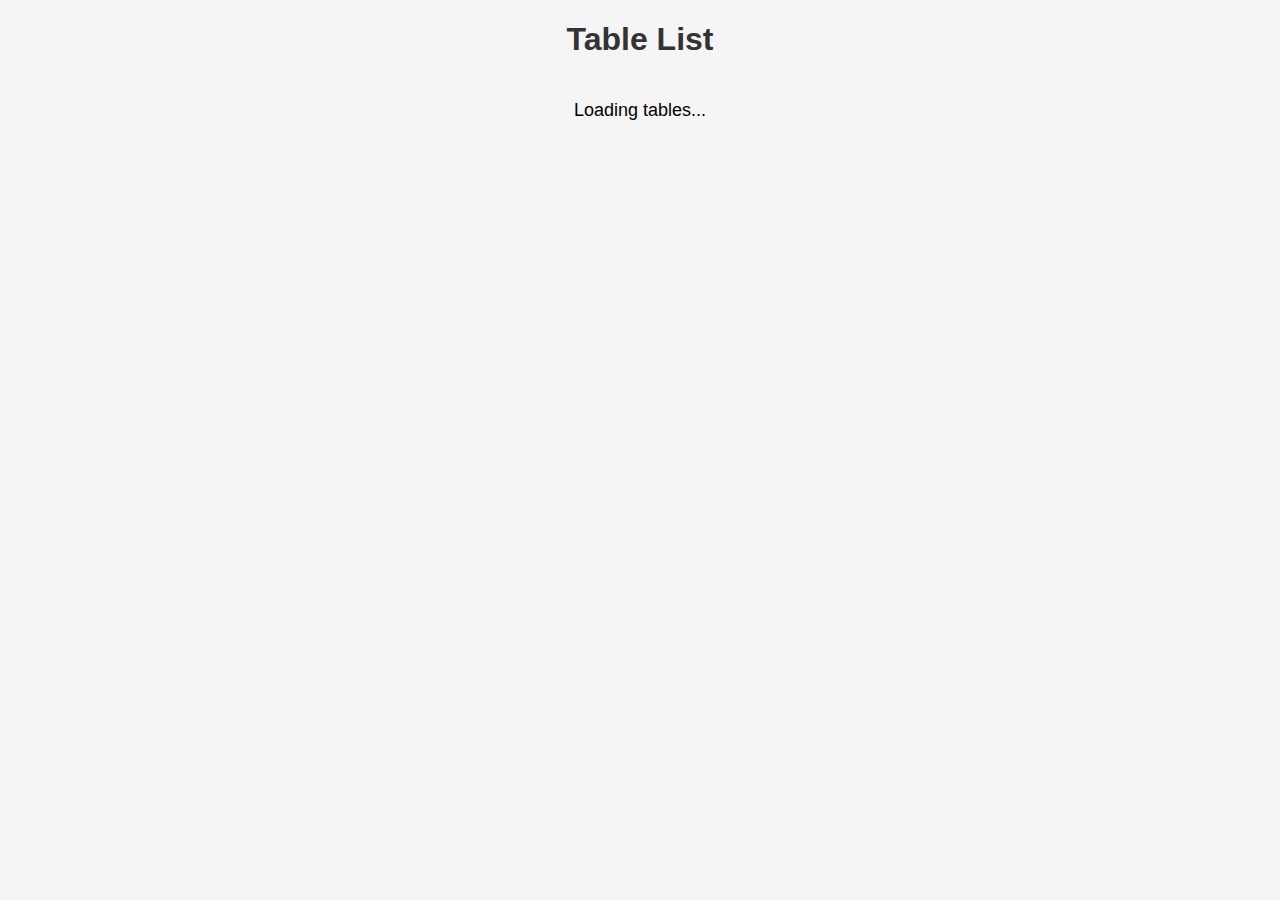
<file: widget/getTables/index.html>
<!DOCTYPE html>
<html lang="en">
<head>
    <meta charset="UTF-8">
    <meta name="viewport" content="width=device-width, initial-scale=1.0">
    <title>Get Tables Widget</title>
    <style>
        body {
            font-family: Arial, sans-serif;
            margin: 20px;
            background-color: #f5f5f5;
        }
        
        h1 {
            color: #333;
            text-align: center;
        }
        
        table {
            width: 100%;
            border-collapse: collapse;
            margin-top: 20px;
            background-color: white;
            box-shadow: 0 2px 4px rgba(0,0,0,0.1);
        }
        
        th, td {
            padding: 12px;
            text-align: left;
            border-bottom: 1px solid #ddd;
        }
        
        th {
            background-color: #4CAF50;
            color: white;
        }
        
        tr:hover {
            background-color: #f5f5f5;
        }
        
        .loading {
            text-align: center;
            padding: 20px;
            font-size: 18px;
        }
        
        .error {
            color: red;
            text-align: center;
            padding: 20px;
        }
    </style>
</head>
<body>
    <h1>Table List</h1>
    <div id="loading" class="loading">Loading tables...</div>
    <div id="error" class="error" style="display: none;"></div>
    <table id="tablesTable" style="display: none;">
        <thead>
            <tr>
                <th>ID</th>
                <th>Name</th>
                <th>Primary View ID</th>
            </tr>
        </thead>
        <tbody id="tablesBody">
        </tbody>
    </table>

    <!-- Load Grist widget API -->
    <script src="https://docs.getgrist.com/grist-plugin-api.js"></script>
    
    <script>
        // Wait for Grist API to be ready
        window.addEventListener('load', async () => {
            try {
                // Wait for grist object to be available
                await new Promise((resolve) => {
                    const checkGrist = () => {
                        if (window.grist) {
                            // Initialize the widget
                            grist.ready();
                            resolve();
                        } else {
                            setTimeout(checkGrist, 100);
                        }
                    };
                    checkGrist();
                });

                // Get table list from Grist
                const tables = await grist.docApi.fetchTable('_grist_Tables');

                // Hide loading message
                document.getElementById('loading').style.display = 'none';

                // Get the table body element
                const tableBody = document.getElementById('tablesBody');

                // Check if we have data
                if (tables && tables.id && Array.isArray(tables.id)) {
                    // Populate the table with data
                    for (let i = 0; i < tables.id.length; i++) {
                        const id = tables.id[i];
                        const name = tables.tableId[i] || 'N/A';
                        const primaryViewId = tables.primaryViewId[i] || 'N/A';

                        const row = document.createElement('tr');

                        const idCell = document.createElement('td');
                        idCell.textContent = id;
                        row.appendChild(idCell);

                        const nameCell = document.createElement('td');
                        nameCell.textContent = name;
                        row.appendChild(nameCell);

                        const primaryViewIdCell = document.createElement('td');
                        primaryViewIdCell.textContent = primaryViewId;
                        row.appendChild(primaryViewIdCell);

                        tableBody.appendChild(row);
                    }
                } else {
                    // Handle case where no tables are found
                    const row = document.createElement('tr');
                    const cell = document.createElement('td');
                    cell.setAttribute('colspan', '3');
                    cell.textContent = 'No tables found';
                    cell.style.textAlign = 'center';
                    row.appendChild(cell);
                    tableBody.appendChild(row);
                }

                // Show the table
                document.getElementById('tablesTable').style.display = 'table';

            } catch (error) {
                console.error('Error fetching tables:', error);
                document.getElementById('loading').style.display = 'none';
                const errorDiv = document.getElementById('error');
                errorDiv.style.display = 'block';
                errorDiv.textContent = `Error loading tables: ${error.message}`;
            }
        });
    </script>
</body>
</html>
</file>
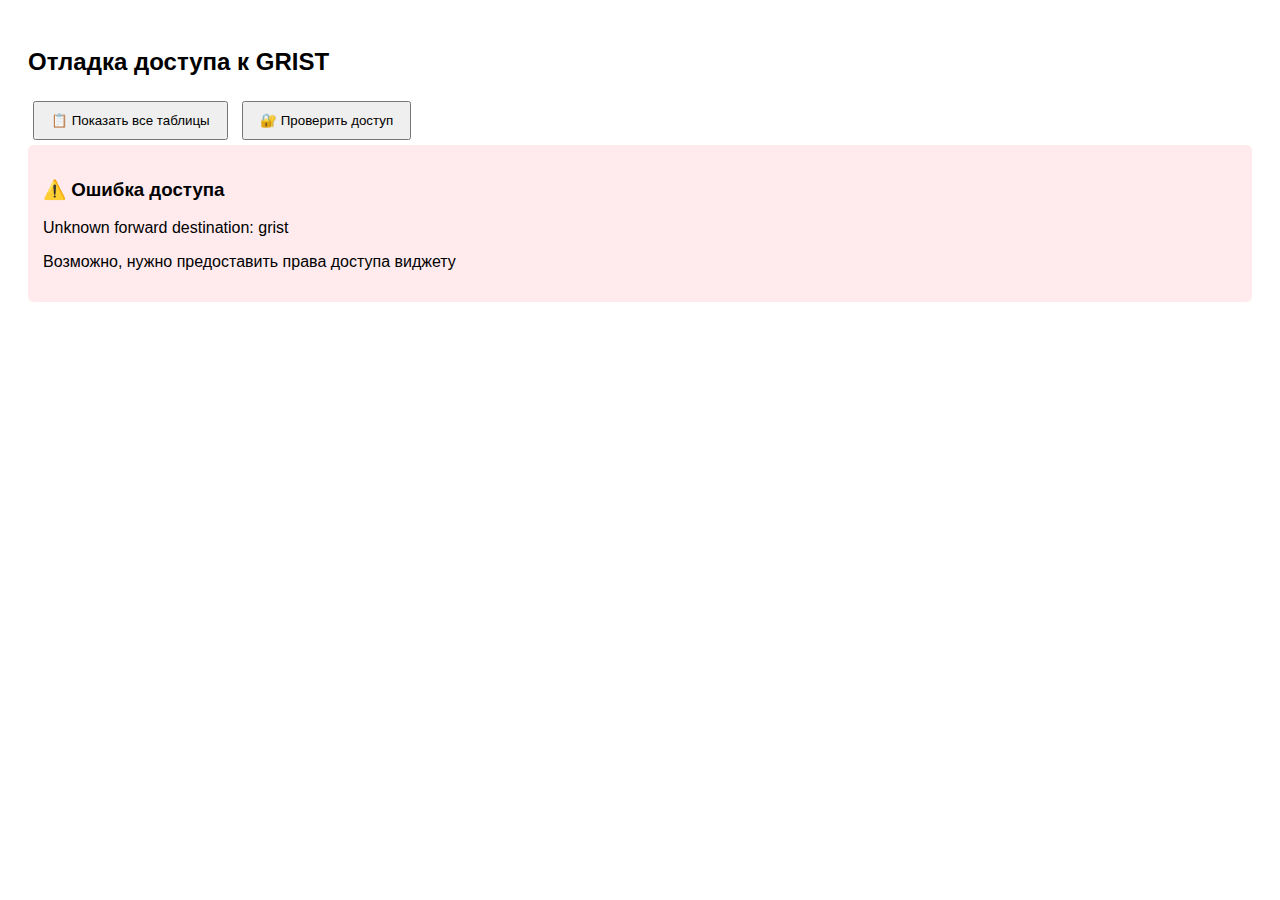
<file: widget/show/index.html>
<!DOCTYPE html>
<html>
<head>
  <meta charset="utf-8">
  <title>GRIST Debug</title>
  <script src="./grist-plugin-api.js"></script>
  <style>
    body { font-family: sans-serif; padding: 20px; }
    button { padding: 10px 16px; margin: 5px; cursor: pointer; }
    pre { background: #f5f5f5; padding: 10px; overflow: auto; }
  </style>
</head>
<body>

<h2>Отладка доступа к GRIST</h2>
<button id="listTablesBtn">📋 Показать все таблицы</button>
<button id="checkAccessBtn">🔐 Проверить доступ</button>
<div id="output"></div>

<script>
  const output = document.getElementById("output");
  
  // Инициализируем Grist
  grist.ready({
    requiredAccess: 'full' // Запрашиваем полный доступ
  });

  // 1. Кнопка для показа всех таблиц
  document.getElementById("listTablesBtn").addEventListener("click", async () => {
    try {
      output.innerHTML = "<h3>Загружаю список таблиц...</h3>";
      
      // Получаем список всех таблиц в документе
      const tables = await grist.docApi.listTables();
      
      output.innerHTML = `
        <h3>Найдено таблиц: ${tables.length}</h3>
        <pre>${JSON.stringify(tables, null, 2)}</pre>
        
        <h4>Имена таблиц:</h4>
        <ul>
          ${tables.map(table => `<li><strong>${table.id}</strong> (${table.fields?.length || 0} полей)</li>`).join('')}
        </ul>
      `;
      
    } catch (error) {
      output.innerHTML = `<div style="color: red;">
        <h3>❌ Ошибка:</h3>
        <pre>${error.message}</pre>
      </div>`;
    }
  });

  // 2. Кнопка для проверки доступа к конкретным таблицам
  document.getElementById("checkAccessBtn").addEventListener("click", async () => {
    try {
      output.innerHTML = "<h3>Проверяю доступ к таблицам...</h3>";
      
      // Попробуем получить разные таблицы
      const testTables = ['TableA', 'TableB', 'Table1', 'Table2', 'Data', 'Sheet1'];
      const results = [];
      
      for (const tableName of testTables) {
        try {
          const table = await grist.docApi.fetchTable(tableName);
          results.push({
            name: tableName,
            exists: !!table,
            fields: table ? Object.keys(table.fields || {}) : [],
            rowCount: table?.id?.length || 0
          });
        } catch (err) {
          results.push({
            name: tableName,
            exists: false,
            error: err.message
          });
        }
      }
      
      output.innerHTML = `
        <h3>Результаты проверки:</h3>
        <table border="1" cellpadding="8" style="border-collapse: collapse;">
          <tr style="background: #eee;">
            <th>Имя таблицы</th>
            <th>Существует</th>
            <th>Кол-во строк</th>
            <th>Поля (столбцы)</th>
            <th>Ошибка</th>
          </tr>
          ${results.map(r => `
            <tr>
              <td><strong>${r.name}</strong></td>
              <td>${r.exists ? '✅ Да' : '❌ Нет'}</td>
              <td>${r.rowCount || '-'}</td>
              <td>${r.fields?.join(', ') || '-'}</td>
              <td>${r.error || '-'}</td>
            </tr>
          `).join('')}
        </table>
      `;
      
    } catch (error) {
      output.innerHTML = `<div style="color: red;">
        <h3>❌ Ошибка проверки:</h3>
        <pre>${error.message}</pre>
      </div>`;
    }
  });

  // 3. Автоматически показываем доступные таблицы при загрузке
  window.addEventListener('load', async () => {
    try {
      const tables = await grist.docApi.listTables();
      output.innerHTML = `
        <div style="background: #e8f5e9; padding: 15px; border-radius: 5px;">
          <h3>👋 Виджет загружен!</h3>
          <p>Доступно таблиц: <strong>${tables.length}</strong></p>
          <p>Нажмите кнопку выше, чтобы увидеть детали</p>
        </div>
      `;
    } catch (error) {
      output.innerHTML = `
        <div style="background: #ffebee; padding: 15px; border-radius: 5px;">
          <h3>⚠️ Ошибка доступа</h3>
          <p>${error.message}</p>
          <p>Возможно, нужно предоставить права доступа виджету</p>
        </div>
      `;
    }
  });
</script>

</body>
</html>
</file>
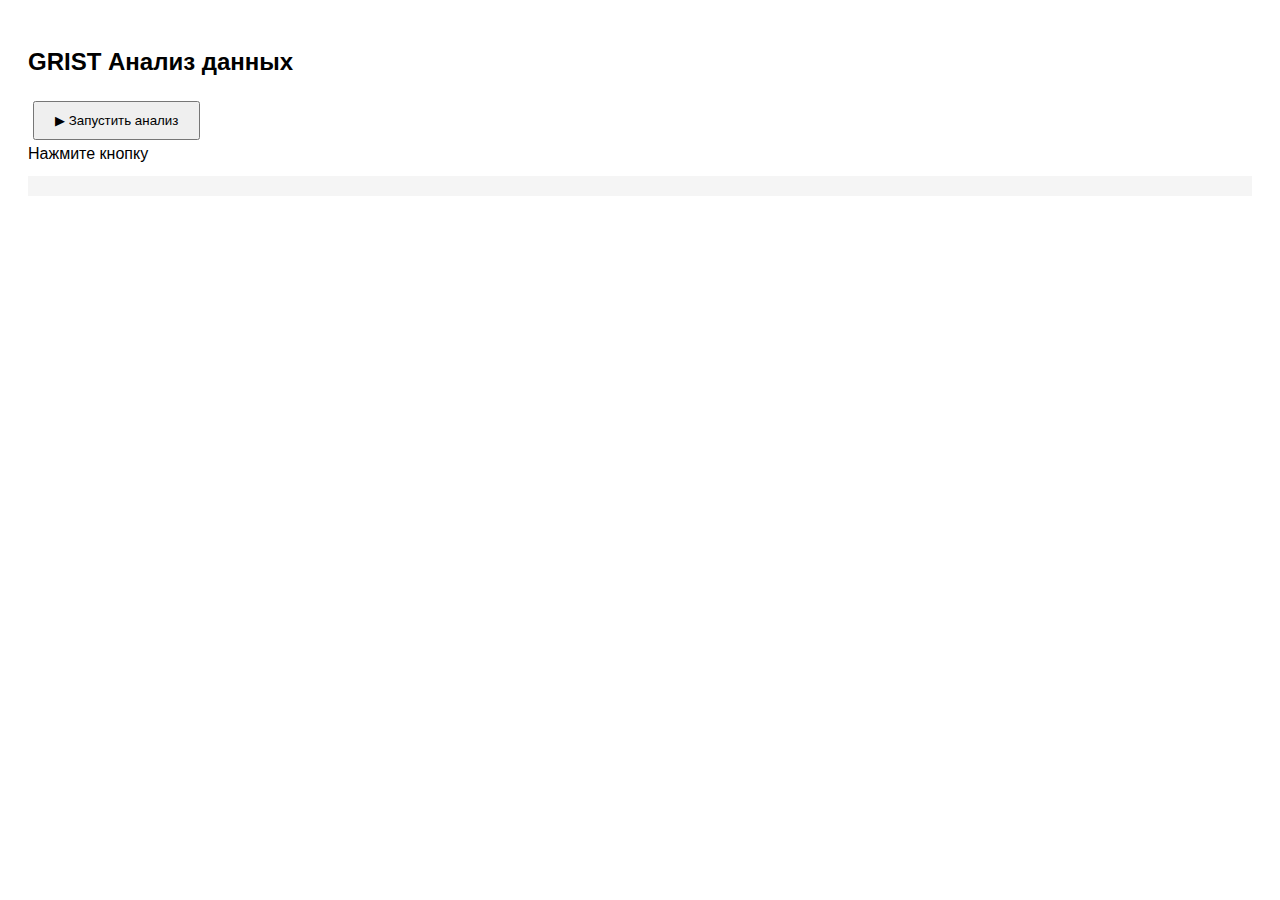
<file: widget/test/index.html>
<!DOCTYPE html>
<html>
<head>
  <meta charset="utf-8">
  <title>GRIST Анализ</title>
  <script src="./grist-plugin-api.js"></script>
  <style>
    body { font-family: sans-serif; padding: 20px; }
    button { padding: 10px 20px; margin: 5px; cursor: pointer; }
    pre { background: #f5f5f5; padding: 10px; }
    .success { color: green; }
    .error { color: red; }
  </style>
</head>
<body>

<h2>GRIST Анализ данных</h2>
<button id="runBtn">▶ Запустить анализ</button>
<div id="status">Нажмите кнопку</div>
<pre id="debugOutput"></pre>

<script>
  grist.ready({
    requiredAccess: 'full'
  });

  const status = document.getElementById("status");
  const debugOutput = document.getElementById("debugOutput");
  const runBtn = document.getElementById("runBtn");

  runBtn.addEventListener("click", async () => {
    try {
      status.textContent = "Чтение данных...";
      status.className = "";
      debugOutput.textContent = "";
      
      // Получаем данные
      const tableA = await grist.docApi.fetchTable("TableA");
      const tableB = await grist.docApi.fetchTable("TableB");
      
      // ДЕБАГ информация
      debugOutput.textContent = "=== ДАННЫЕ ИЗ GRIST ===\n\n";
      debugOutput.textContent += "TableA:\n" + JSON.stringify(tableA, null, 2) + "\n\n";
      debugOutput.textContent += "TableB:\n" + JSON.stringify(tableB, null, 2) + "\n\n";
      
      if (!tableA) {
        throw new Error("TableA не загружена");
      }
      if (!tableB) {
        throw new Error("TableB не загружена");
      }
      
      // Проверяем структуру (у вас НЕТ вложенного fields!)
      debugOutput.textContent += "=== АНАЛИЗ СТРУКТУРЫ ===\n\n";
      
      // Ваши данные напрямую содержат массивы!
      // Ключи таблицы (кроме служебных):
      const tableAKeys = Object.keys(tableA).filter(key => 
        key !== 'id' && key !== 'manualSort'
      );
      const tableBKeys = Object.keys(tableB).filter(key => 
        key !== 'id' && key !== 'manualSort'
      );
      
      debugOutput.textContent += `Поля TableA: ${tableAKeys.join(', ')}\n`;
      debugOutput.textContent += `Поля TableB: ${tableBKeys.join(', ')}\n\n`;
      
      // Суммируем TableA
      let sumA = 0;
      if (tableA.Amount && Array.isArray(tableA.Amount)) {
        sumA = tableA.Amount.reduce((total, value) => {
          const num = Number(value);
          return total + (isNaN(num) ? 0 : num);
        }, 0);
        debugOutput.textContent += `TableA.Amount: ${tableA.Amount.join(', ')} = ${sumA}\n`;
      } else {
        // Ищем другое числовое поле
        for (const key of tableAKeys) {
          if (tableA[key] && Array.isArray(tableA[key])) {
            const firstVal = tableA[key][0];
            if (!isNaN(Number(firstVal)) && firstVal !== null) {
              sumA = tableA[key].reduce((total, value) => {
                const num = Number(value);
                return total + (isNaN(num) ? 0 : num);
              }, 0);
              debugOutput.textContent += `TableA.${key}: ${tableA[key].join(', ')} = ${sumA}\n`;
              break;
            }
          }
        }
      }
      
      // Суммируем TableB
      let sumB = 0;
      if (tableB.Amount && Array.isArray(tableB.Amount)) {
        sumB = tableB.Amount.reduce((total, value) => {
          const num = Number(value);
          return total + (isNaN(num) ? 0 : num);
        }, 0);
        debugOutput.textContent += `TableB.Amount: ${tableB.Amount.join(', ')} = ${sumB}\n`;
      } else {
        for (const key of tableBKeys) {
          if (tableB[key] && Array.isArray(tableB[key])) {
            const firstVal = tableB[key][0];
            if (!isNaN(Number(firstVal)) && firstVal !== null) {
              sumB = tableB[key].reduce((total, value) => {
                const num = Number(value);
                return total + (isNaN(num) ? 0 : num);
              }, 0);
              debugOutput.textContent += `TableB.${key}: ${tableB[key].join(', ')} = ${sumB}\n`;
              break;
            }
          }
        }
      }
      
      debugOutput.textContent += `\n=== РЕЗУЛЬТАТЫ ===\n`;
      debugOutput.textContent += `Сумма TableA: ${sumA}\n`;
      debugOutput.textContent += `Сумма TableB: ${sumB}\n`;
      debugOutput.textContent += `Общая сумма: ${sumA + sumB}\n`;
      
      status.textContent = "Запись в таблицу Result...";
      
      // Создаем запись в Result
      await grist.docApi.applyUserActions([
        ["AddRecord", "Result", null, {
          SumA: sumA,
          SumB: sumB,
          Total: sumA + sumB,
          Created: new Date().toISOString()
        }]
      ]);
      
      status.textContent = `✅ Готово! SumA: ${sumA}, SumB: ${sumB}, Total: ${sumA + sumB}`;
      status.className = "success";
      
    } catch (error) {
      console.error("Ошибка:", error);
      status.textContent = `❌ Ошибка: ${error.message}`;
      status.className = "error";
      debugOutput.textContent += `\n\n=== ОШИБКА ===\n${error.message}\n\n`;
      
      // Добавляем дополнительную отладку
      if (error.message.includes('fields')) {
        debugOutput.textContent += "ПОДСКАЗКА: В ваших данных нет объекта 'fields'!\n";
        debugOutput.textContent += "Данные напрямую содержат массивы на верхнем уровне.\n";
        debugOutput.textContent += "Используйте table.Amount вместо table.fields.Amount\n";
      }
    }
  });
</script>

</body>
</html>
</file>
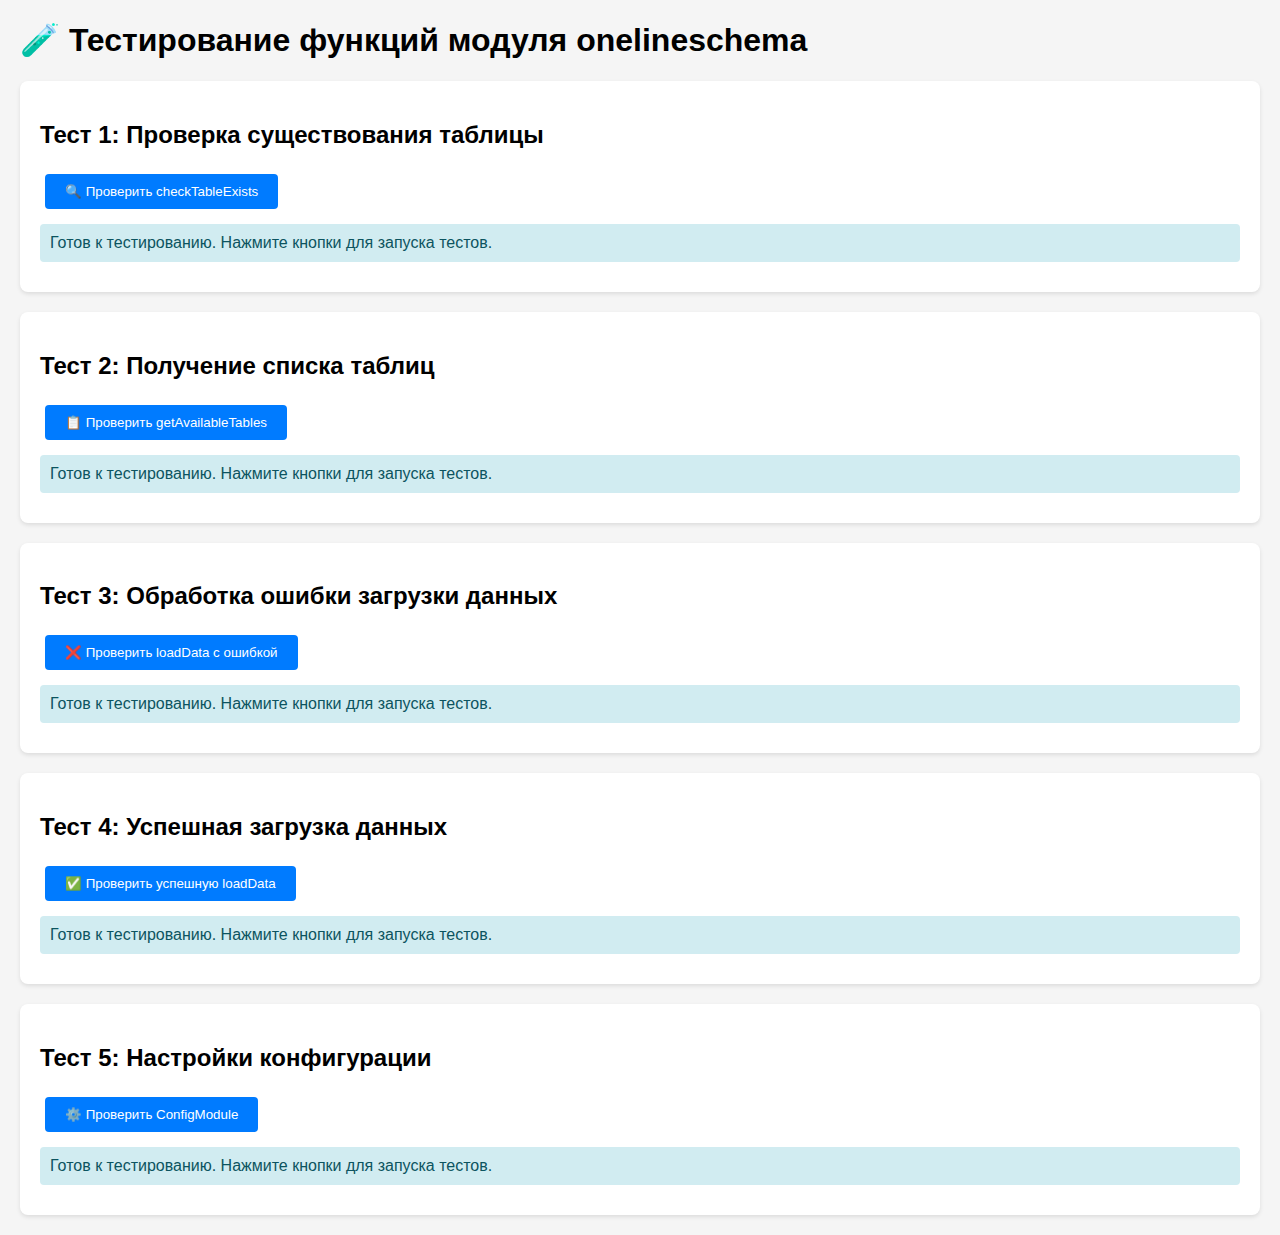
<file: test-functions.html>
<!DOCTYPE html>
<html lang="ru">
<head>
    <meta charset="UTF-8">
    <meta name="viewport" content="width=device-width, initial-scale=1.0">
    <title>Тест функций onelineschema</title>
    <style>
        body {
            font-family: Arial, sans-serif;
            margin: 20px;
            background-color: #f5f5f5;
        }
        
        .test-container {
            background: white;
            padding: 20px;
            border-radius: 8px;
            box-shadow: 0 2px 4px rgba(0,0,0,0.1);
            margin-bottom: 20px;
        }
        
        .status {
            padding: 10px;
            border-radius: 4px;
            margin: 10px 0;
        }
        
        .success { background: #d4edda; color: #155724; }
        .error { background: #f8d7da; color: #721c24; }
        .info { background: #d1ecf1; color: #0c5460; }
        .warning { background: #fff3cd; color: #856404; }
        
        button {
            background: #007bff;
            color: white;
            border: none;
            padding: 10px 20px;
            border-radius: 4px;
            cursor: pointer;
            margin: 5px;
        }
        
        button:hover {
            background: #0056b3;
        }
        
        pre {
            background: #f8f9fa;
            padding: 15px;
            border-radius: 4px;
            overflow-x: auto;
        }
        
        .test-result {
            margin: 10px 0;
            padding: 10px;
            border-left: 4px solid #007bff;
            background: #f8f9fa;
        }
    </style>
</head>
<body>
    <h1>🧪 Тестирование функций модуля onelineschema</h1>
    
    <div class="test-container">
        <h2>Тест 1: Проверка существования таблицы</h2>
        <button id="testCheckExists">🔍 Проверить checkTableExists</button>
        <div id="test1-result"></div>
    </div>

    <div class="test-container">
        <h2>Тест 2: Получение списка таблиц</h2>
        <button id="testGetTables">📋 Проверить getAvailableTables</button>
        <div id="test2-result"></div>
    </div>

    <div class="test-container">
        <h2>Тест 3: Обработка ошибки загрузки данных</h2>
        <button id="testLoadError">❌ Проверить loadData с ошибкой</button>
        <div id="test3-result"></div>
    </div>

    <div class="test-container">
        <h2>Тест 4: Успешная загрузка данных</h2>
        <button id="testLoadSuccess">✅ Проверить успешную loadData</button>
        <div id="test4-result"></div>
    </div>

    <div class="test-container">
        <h2>Тест 5: Настройки конфигурации</h2>
        <button id="testConfig">⚙️ Проверить ConfigModule</button>
        <div id="test5-result"></div>
    </div>

    <!-- Загрузка модулей для тестирования -->
    <script src="widget/onelineschema/js/config.js"></script>
    <script src="widget/onelineschema/js/data.js"></script>
    
    <script>
        // Мок для grist API
        window.grist = {
            docApi: {
                fetchTable: async function(tableName) {
                    if (tableName === 'nonexistent') {
                        throw new Error('KeyError: \'schema\'');
                    }
                    if (tableName === 'test_table') {
                        return {
                            id: [1, 2],
                            feeder_name: ['F1', 'F2'],
                            feeder_row: [1, 1],
                            feeder_col: [1, 1],
                            type: ['АВ', 'АВДТ'],
                            brand: ['Schneider', 'ABB']
                        };
                    }
                    throw new Error(`Unknown table: ${tableName}`);
                },
                listTables: async function() {
                    return [
                        { id: 'Table1', name: 'Table1' },
                        { id: 'test_table', name: 'Test Table' },
                        { id: 'Data', name: 'Data' }
                    ];
                }
            }
        };

        // Вспомогательные функции
        function showResult(containerId, message, type = 'info') {
            const container = document.getElementById(containerId);
            container.innerHTML = `<div class="status ${type}">${message}</div>`;
        }

        function showDetailedResult(containerId, title, result, type = 'info') {
            const container = document.getElementById(containerId);
            container.innerHTML = `
                <div class="test-result">
                    <h4>${title}</h4>
                    <div class="status ${type}">${result}</div>
                </div>
            `;
        }

        // Тест 1: checkTableExists
        async function testCheckExists() {
            const container = 'test1-result';
            showResult(container, '🔄 Тестирование checkTableExists...', 'info');
            
            try {
                // Тест с несуществующей таблицей
                const exists1 = await DataModule.checkTableExists('nonexistent');
                showDetailedResult(container, 'Несуществующая таблица:', 
                    `nonexistent существует: ${exists1} (ожидается: false)`, exists1 ? 'error' : 'success');
                
                // Тест с существующей таблицей
                const exists2 = await DataModule.checkTableExists('test_table');
                showDetailedResult(container, 'Существующая таблица:', 
                    `test_table существует: ${exists2} (ожидается: true)`, exists2 ? 'success' : 'error');
                
            } catch (error) {
                showDetailedResult(container, 'Ошибка теста:', error.message, 'error');
            }
        }

        // Тест 2: getAvailableTables
        async function testGetTables() {
            const container = 'test2-result';
            showResult(container, '🔄 Тестирование getAvailableTables...', 'info');
            
            try {
                const tables = await DataModule.getAvailableTables();
                const expectedTables = ['Table1', 'test_table', 'Data'];
                const isCorrect = JSON.stringify(tables.sort()) === JSON.stringify(expectedTables.sort());
                
                showDetailedResult(container, 'Полученные таблицы:', 
                    `Найдено ${tables.length} таблиц: ${tables.join(', ')}`, isCorrect ? 'success' : 'warning');
                
                if (!isCorrect) {
                    showDetailedResult(container, 'Ожидаемые таблицы:', 
                        `Ожидалось: ${expectedTables.join(', ')}`, 'warning');
                }
                
            } catch (error) {
                showDetailedResult(container, 'Ошибка теста:', error.message, 'error');
            }
        }

        // Тест 3: loadData с ошибкой
        async function testLoadError() {
            const container = 'test3-result';
            showResult(container, '🔄 Тестирование loadData с ошибкой...', 'info');
            
            try {
                await DataModule.loadData('nonexistent');
                showDetailedResult(container, 'Неожиданный результат:', 
                    'Ожидалась ошибка, но функция выполнена успешно', 'error');
            } catch (error) {
                const isErrorExpected = error.message.includes('не найдена') || error.message.includes('nonexistent');
                showDetailedResult(container, 'Перехвачена ошибка:', 
                    `Тип: ${error.name}, Сообщение: ${error.message}`, isErrorExpected ? 'success' : 'error');
            }
        }

        // Тест 4: успешная loadData
        async function testLoadSuccess() {
            const container = 'test4-result';
            showResult(container, '🔄 Тестирование успешной loadData...', 'info');
            
            try {
                const data = await DataModule.loadData('test_table');
                const hasData = data && typeof data === 'object' && Object.keys(data).length > 0;
                
                showDetailedResult(container, 'Данные загружены:', 
                    `Получены данные: ${JSON.stringify(data, null, 2)}`, hasData ? 'success' : 'error');
                
                // Проверка структуры данных
                const hasFeederGroups = data && Object.keys(data).some(key => key.includes('F'));
                showDetailedResult(container, 'Структура данных:', 
                    `Группы feeder: ${hasFeederGroups ? 'корректны' : 'отсутствуют'}`, hasFeederGroups ? 'success' : 'warning');
                
            } catch (error) {
                showDetailedResult(container, 'Неожиданная ошибка:', error.message, 'error');
            }
        }

        // Тест 5: ConfigModule
        function testConfig() {
            const container = 'test5-result';
            showResult(container, '🔄 Тестирование ConfigModule...', 'info');
            
            try {
                // Тест получения конфигурации по умолчанию
                const defaultConfig = ConfigModule.getConfig();
                const hasTableField = defaultConfig.hasOwnProperty('table');
                const defaultTable = defaultConfig.table;
                
                showDetailedResult(container, 'Конфигурация по умолчанию:', 
                    `Поле table: ${hasTableField}, значение: ${defaultTable}`, 
                    hasTableField && defaultTable === 'schema' ? 'success' : 'error');
                
                // Тест изменения конфигурации
                ConfigModule.setConfigValue('table', 'test_table');
                const updatedConfig = ConfigModule.getConfig();
                const isUpdated = updatedConfig.table === 'test_table';
                
                showDetailedResult(container, 'Изменение конфигурации:', 
                    `Таблица изменена на 'test_table': ${isUpdated}`, isUpdated ? 'success' : 'error');
                
                // Восстановление значения по умолчанию
                ConfigModule.setConfigValue('table', 'schema');
                
            } catch (error) {
                showDetailedResult(container, 'Ошибка теста:', error.message, 'error');
            }
        }

        // Назначение обработчиков событий
        document.getElementById('testCheckExists').addEventListener('click', testCheckExists);
        document.getElementById('testGetTables').addEventListener('click', testGetTables);
        document.getElementById('testLoadError').addEventListener('click', testLoadError);
        document.getElementById('testLoadSuccess').addEventListener('click', testLoadSuccess);
        document.getElementById('testConfig').addEventListener('click', testConfig);

        // Инициализация при загрузке
        window.addEventListener('load', () => {
            showResult('test1-result', 'Готов к тестированию. Нажмите кнопки для запуска тестов.', 'info');
            showResult('test2-result', 'Готов к тестированию. Нажмите кнопки для запуска тестов.', 'info');
            showResult('test3-result', 'Готов к тестированию. Нажмите кнопки для запуска тестов.', 'info');
            showResult('test4-result', 'Готов к тестированию. Нажмите кнопки для запуска тестов.', 'info');
            showResult('test5-result', 'Готов к тестированию. Нажмите кнопки для запуска тестов.', 'info');
        });
    </script>
</body>
</html>
</file>
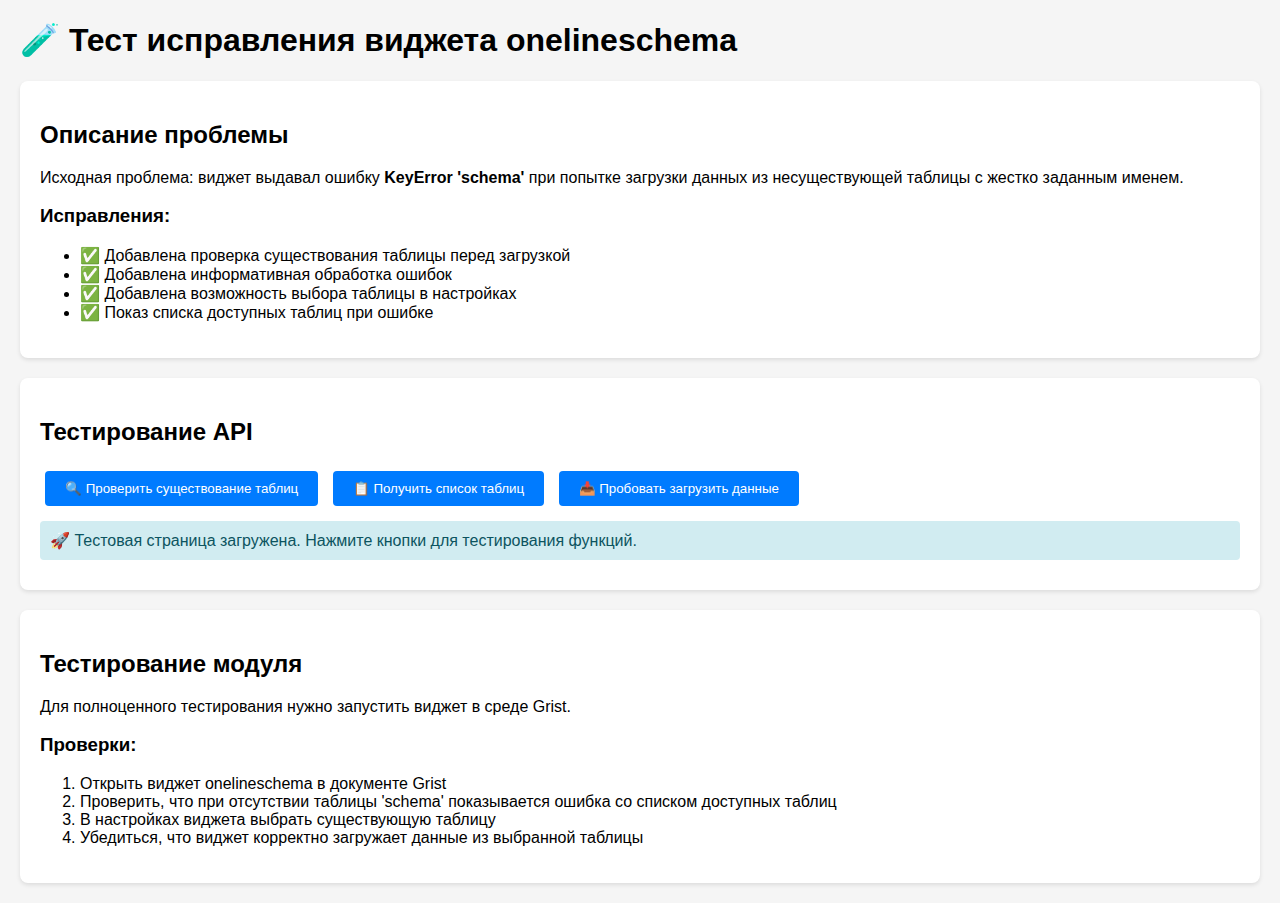
<file: test-onelineschema-fix.html>
<!DOCTYPE html>
<html lang="ru">
<head>
    <meta charset="UTF-8">
    <meta name="viewport" content="width=device-width, initial-scale=1.0">
    <title>Тест исправления onelineschema</title>
    <style>
        body {
            font-family: Arial, sans-serif;
            margin: 20px;
            background-color: #f5f5f5;
        }
        
        .test-container {
            background: white;
            padding: 20px;
            border-radius: 8px;
            box-shadow: 0 2px 4px rgba(0,0,0,0.1);
            margin-bottom: 20px;
        }
        
        .status {
            padding: 10px;
            border-radius: 4px;
            margin: 10px 0;
        }
        
        .success { background: #d4edda; color: #155724; }
        .error { background: #f8d7da; color: #721c24; }
        .info { background: #d1ecf1; color: #0c5460; }
        
        button {
            background: #007bff;
            color: white;
            border: none;
            padding: 10px 20px;
            border-radius: 4px;
            cursor: pointer;
            margin: 5px;
        }
        
        button:hover {
            background: #0056b3;
        }
        
        pre {
            background: #f8f9fa;
            padding: 15px;
            border-radius: 4px;
            overflow-x: auto;
        }
    </style>
</head>
<body>
    <h1>🧪 Тест исправления виджета onelineschema</h1>
    
    <div class="test-container">
        <h2>Описание проблемы</h2>
        <p>Исходная проблема: виджет выдавал ошибку <strong>KeyError 'schema'</strong> при попытке загрузки данных из несуществующей таблицы с жестко заданным именем.</p>
        
        <h3>Исправления:</h3>
        <ul>
            <li>✅ Добавлена проверка существования таблицы перед загрузкой</li>
            <li>✅ Добавлена информативная обработка ошибок</li>
            <li>✅ Добавлена возможность выбора таблицы в настройках</li>
            <li>✅ Показ списка доступных таблиц при ошибке</li>
        </ul>
    </div>

    <div class="test-container">
        <h2>Тестирование API</h2>
        <button id="testTableExists">🔍 Проверить существование таблиц</button>
        <button id="testAvailableTables">📋 Получить список таблиц</button>
        <button id="testLoadData">📥 Пробовать загрузить данные</button>
        
        <div id="testResults"></div>
    </div>

    <div class="test-container">
        <h2>Тестирование модуля</h2>
        <p>Для полноценного тестирования нужно запустить виджет в среде Grist.</p>
        
        <h3>Проверки:</h3>
        <ol>
            <li>Открыть виджет onelineschema в документе Grist</li>
            <li>Проверить, что при отсутствии таблицы 'schema' показывается ошибка со списком доступных таблиц</li>
            <li>В настройках виджета выбрать существующую таблицу</li>
            <li>Убедиться, что виджет корректно загружает данные из выбранной таблицы</li>
        </ol>
    </div>

    <!-- Загрузка модулей для тестирования -->
    <script>
        // Имитация модулей для тестирования
        const testData = {
            schema: {
                id: [1, 2, 3],
                feeder_name: ['F1', 'F1', 'F2'],
                feeder_row: [1, 1, 1],
                feeder_col: [1, 2, 1],
                type: ['АВ', 'АВДТ', 'АВ'],
                brand: [' Schneider', ' ABB', ' Legrand']
            }
        };

        // Функции для тестирования API
        async function testTableExists() {
            const results = document.getElementById('testResults');
            results.innerHTML = '<div class="status info">Проверка существования таблиц...</div>';
            
            try {
                // Здесь должен быть реальный вызов Grist API
                // const exists = await DataModule.checkTableExists('schema');
                
                // Имитация для теста
                const exists = true; // Предполагаем, что таблица существует
                
                results.innerHTML = `
                    <div class="status success">✅ Таблица 'schema' ${exists ? 'существует' : 'не существует'}</div>
                `;
            } catch (error) {
                results.innerHTML = `
                    <div class="status error">❌ Ошибка проверки: ${error.message}</div>
                `;
            }
        }

        async function testAvailableTables() {
            const results = document.getElementById('testResults');
            results.innerHTML = '<div class="status info">Получение списка таблиц...</div>';
            
            try {
                // Здесь должен быть реальный вызов Grist API
                // const tables = await DataModule.getAvailableTables();
                
                // Имитация для теста
                const tables = ['Table1', 'Table2', 'schema', 'Data'];
                
                results.innerHTML = `
                    <div class="status success">✅ Найдено таблиц: ${tables.length}</div>
                    <pre>${JSON.stringify(tables, null, 2)}</pre>
                `;
            } catch (error) {
                results.innerHTML = `
                    <div class="status error">❌ Ошибка получения списка: ${error.message}</div>
                `;
            }
        }

        async function testLoadData() {
            const results = document.getElementById('testResults');
            results.innerHTML = '<div class="status info">Попытка загрузки данных...</div>';
            
            try {
                // Здесь должна быть реальная загрузка через Grist API
                // const data = await DataModule.loadData('schema');
                
                // Имитация для теста
                const data = testData.schema;
                const transformedData = {
                    'F1': [
                        { id: 1, feeder_name: 'F1', feeder_row: 1, feeder_col: 1, type: 'АВ', brand: ' Schneider' },
                        { id: 2, feeder_name: 'F1', feeder_row: 1, feeder_col: 2, type: 'АВДТ', brand: ' ABB' }
                    ],
                    'F2': [
                        { id: 3, feeder_name: 'F2', feeder_row: 1, feeder_col: 1, type: 'АВ', brand: ' Legrand' }
                    ]
                };
                
                results.innerHTML = `
                    <div class="status success">✅ Данные успешно загружены и преобразованы</div>
                    <pre>${JSON.stringify(transformedData, null, 2)}</pre>
                `;
            } catch (error) {
                results.innerHTML = `
                    <div class="status error">❌ Ошибка загрузки данных: ${error.message}</div>
                `;
            }
        }

        // Назначение обработчиков событий
        document.getElementById('testTableExists').addEventListener('click', testTableExists);
        document.getElementById('testAvailableTables').addEventListener('click', testAvailableTables);
        document.getElementById('testLoadData').addEventListener('click', testLoadData);

        // Автоматический тест при загрузке
        window.addEventListener('load', () => {
            const results = document.getElementById('testResults');
            results.innerHTML = '<div class="status info">🚀 Тестовая страница загружена. Нажмите кнопки для тестирования функций.</div>';
        });
    </script>
</body>
</html>
</file>
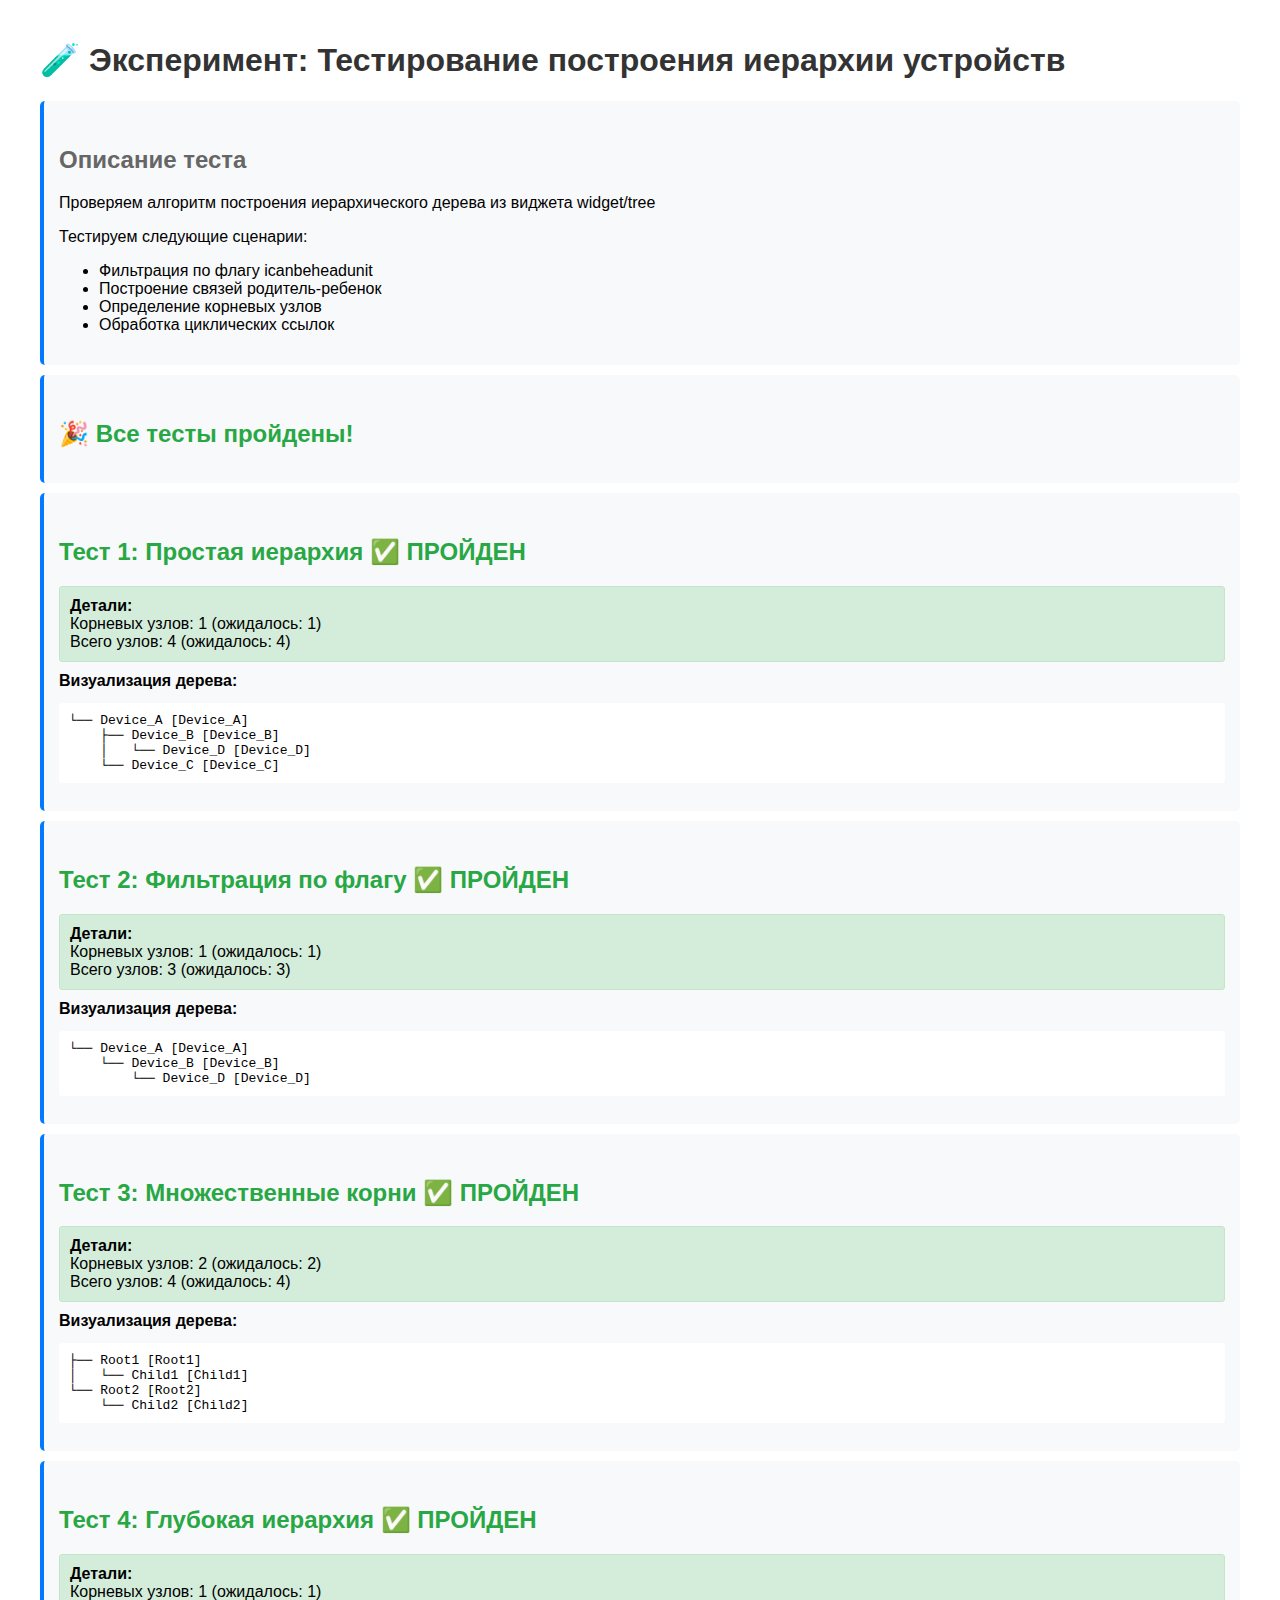
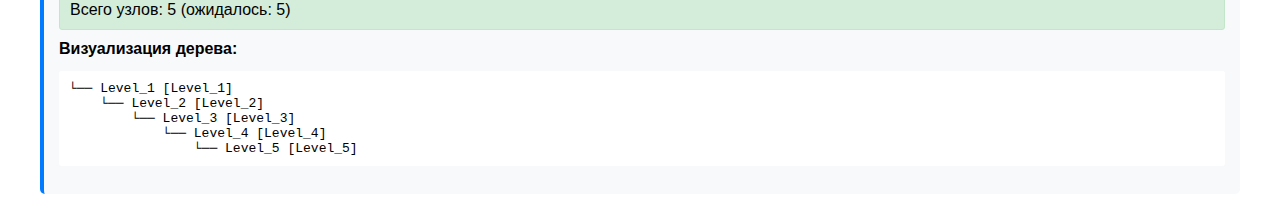
<file: experiments/test-hierarchy.html>
<!DOCTYPE html>
<html>
<head>
  <meta charset="utf-8">
  <title>Тест построения иерархии устройств</title>
  <style>
    body {
      font-family: Arial, sans-serif;
      padding: 20px;
      max-width: 1200px;
      margin: 0 auto;
    }
    h1 { color: #333; }
    h2 { color: #666; margin-top: 30px; }
    .section {
      background: #f8f9fa;
      padding: 15px;
      margin: 10px 0;
      border-radius: 5px;
      border-left: 4px solid #007bff;
    }
    pre {
      background: white;
      padding: 10px;
      border-radius: 3px;
      overflow-x: auto;
    }
    .success { color: #28a745; }
    .error { color: #dc3545; }
    .test-result {
      margin: 10px 0;
      padding: 10px;
      border-radius: 3px;
    }
    .test-result.pass {
      background: #d4edda;
      border: 1px solid #c3e6cb;
    }
    .test-result.fail {
      background: #f8d7da;
      border: 1px solid #f5c6cb;
    }
  </style>
</head>
<body>
  <h1>🧪 Эксперимент: Тестирование построения иерархии устройств</h1>

  <div class="section">
    <h2>Описание теста</h2>
    <p>Проверяем алгоритм построения иерархического дерева из виджета widget/tree</p>
    <p>Тестируем следующие сценарии:</p>
    <ul>
      <li>Фильтрация по флагу icanbeheadunit</li>
      <li>Построение связей родитель-ребенок</li>
      <li>Определение корневых узлов</li>
      <li>Обработка циклических ссылок</li>
    </ul>
  </div>

  <div id="results"></div>

  <script>
    // ========================================
    // КОПИЯ МОДУЛЯ: ПОСТРОЕНИЕ ИЕРАРХИИ
    // (из widget/tree/index.html)
    // ========================================

    var HierarchyModule = (function() {
      function buildHierarchy(records, config) {
        console.log('=== ПОСТРОЕНИЕ ИЕРАРХИИ ===');
        console.log('Всего записей:', records.length);
        console.log('Конфигурация:', config);

        var filteredRecords = filterRecordsByFlag(records, config);
        console.log('После фильтрации по флагу:', filteredRecords.length);

        var nodesMap = createNodesMap(filteredRecords, config);
        console.log('Создано узлов:', Object.keys(nodesMap).length);

        linkParentChild(nodesMap, filteredRecords, config);

        var rootNodes = findRootNodes(nodesMap, config);
        console.log('Найдено корневых узлов:', rootNodes.length);

        handleCyclicReferences(nodesMap, rootNodes);

        return {
          nodesMap: nodesMap,
          rootNodes: rootNodes
        };
      }

      function filterRecordsByFlag(records, config) {
        return records.filter(function(record) {
          var flagValue = record[config.flagField];
          return flagValue == 1 || flagValue === true;
        });
      }

      function createNodesMap(records, config) {
        var nodesMap = {};

        records.forEach(function(record) {
          var nodeId = record[config.idField];
          if (!nodeId) return;

          var displayText = record[config.displayField] || nodeId;

          nodesMap[nodeId] = {
            id: nodeId,
            text: displayText,
            parentId: null,
            children: [],
            recordId: record.id,
            data: record
          };
        });

        return nodesMap;
      }

      function linkParentChild(nodesMap, records, config) {
        records.forEach(function(record) {
          var nodeId = record[config.idField];
          var parentId = record[config.parentField];

          if (!nodeId || !parentId) return;

          var node = nodesMap[nodeId];
          var parentNode = nodesMap[parentId];

          if (node && parentNode) {
            node.parentId = parentId;

            if (parentNode.children.indexOf(nodeId) === -1) {
              parentNode.children.push(nodeId);
            }
          }
        });
      }

      function findRootNodes(nodesMap, config) {
        var rootNodes = [];

        Object.values(nodesMap).forEach(function(node) {
          if (!node.parentId || !nodesMap[node.parentId]) {
            rootNodes.push(node);
          }
        });

        return rootNodes;
      }

      function handleCyclicReferences(nodesMap, rootNodes) {
        var visited = new Set();
        var recursionStack = new Set();

        function hasCycle(nodeId) {
          if (recursionStack.has(nodeId)) {
            console.warn('Обнаружен цикл в узле:', nodeId);
            return true;
          }

          if (visited.has(nodeId)) {
            return false;
          }

          visited.add(nodeId);
          recursionStack.add(nodeId);

          var node = nodesMap[nodeId];
          if (node && node.children) {
            for (var i = 0; i < node.children.length; i++) {
              if (hasCycle(node.children[i])) {
                return true;
              }
            }
          }

          recursionStack.delete(nodeId);
          return false;
        }

        rootNodes.forEach(function(rootNode) {
          hasCycle(rootNode.id);
        });
      }

      return {
        buildHierarchy: buildHierarchy
      };
    })();

    // ========================================
    // ТЕСТОВЫЕ ДАННЫЕ
    // ========================================

    var config = {
      idField: "NMO_BaseName",
      parentField: "HeadDeviceName",
      flagField: "icanbeheadunit",
      displayField: "NMO_BaseName"
    };

    // Тест 1: Простая иерархия
    var testData1 = [
      { id: 1, NMO_BaseName: "Device_A", HeadDeviceName: null, icanbeheadunit: 1 },
      { id: 2, NMO_BaseName: "Device_B", HeadDeviceName: "Device_A", icanbeheadunit: 1 },
      { id: 3, NMO_BaseName: "Device_C", HeadDeviceName: "Device_A", icanbeheadunit: 1 },
      { id: 4, NMO_BaseName: "Device_D", HeadDeviceName: "Device_B", icanbeheadunit: 1 },
    ];

    // Тест 2: С фильтрацией по флагу
    var testData2 = [
      { id: 1, NMO_BaseName: "Device_A", HeadDeviceName: null, icanbeheadunit: 1 },
      { id: 2, NMO_BaseName: "Device_B", HeadDeviceName: "Device_A", icanbeheadunit: 1 },
      { id: 3, NMO_BaseName: "Device_C", HeadDeviceName: "Device_A", icanbeheadunit: 0 }, // исключен
      { id: 4, NMO_BaseName: "Device_D", HeadDeviceName: "Device_B", icanbeheadunit: 1 },
    ];

    // Тест 3: Множественные корни
    var testData3 = [
      { id: 1, NMO_BaseName: "Root1", HeadDeviceName: null, icanbeheadunit: 1 },
      { id: 2, NMO_BaseName: "Root2", HeadDeviceName: null, icanbeheadunit: 1 },
      { id: 3, NMO_BaseName: "Child1", HeadDeviceName: "Root1", icanbeheadunit: 1 },
      { id: 4, NMO_BaseName: "Child2", HeadDeviceName: "Root2", icanbeheadunit: 1 },
    ];

    // Тест 4: Глубокая иерархия
    var testData4 = [
      { id: 1, NMO_BaseName: "Level_1", HeadDeviceName: null, icanbeheadunit: 1 },
      { id: 2, NMO_BaseName: "Level_2", HeadDeviceName: "Level_1", icanbeheadunit: 1 },
      { id: 3, NMO_BaseName: "Level_3", HeadDeviceName: "Level_2", icanbeheadunit: 1 },
      { id: 4, NMO_BaseName: "Level_4", HeadDeviceName: "Level_3", icanbeheadunit: 1 },
      { id: 5, NMO_BaseName: "Level_5", HeadDeviceName: "Level_4", icanbeheadunit: 1 },
    ];

    // ========================================
    // ФУНКЦИИ ТЕСТИРОВАНИЯ
    // ========================================

    function runTest(testName, testData, expectedRoots, expectedTotalNodes) {
      console.log('\n' + '='.repeat(50));
      console.log('ТЕСТ:', testName);
      console.log('='.repeat(50));

      try {
        var result = HierarchyModule.buildHierarchy(testData, config);

        var actualRoots = result.rootNodes.length;
        var actualNodes = Object.keys(result.nodesMap).length;

        var rootsMatch = actualRoots === expectedRoots;
        var nodesMatch = actualNodes === expectedTotalNodes;

        var testPassed = rootsMatch && nodesMatch;

        console.log('Результат:');
        console.log('  Корневых узлов:', actualRoots, rootsMatch ? '✓' : '✗ ожидалось ' + expectedRoots);
        console.log('  Всего узлов:', actualNodes, nodesMatch ? '✓' : '✗ ожидалось ' + expectedTotalNodes);

        return {
          name: testName,
          passed: testPassed,
          details: {
            rootNodes: actualRoots,
            expectedRoots: expectedRoots,
            totalNodes: actualNodes,
            expectedNodes: expectedTotalNodes
          },
          hierarchy: result
        };
      } catch (error) {
        console.error('ОШИБКА в тесте:', error);
        return {
          name: testName,
          passed: false,
          error: error.message
        };
      }
    }

    function visualizeHierarchy(hierarchy) {
      var lines = [];

      function printNode(node, nodesMap, prefix, isLast) {
        var connector = isLast ? '└── ' : '├── ';
        lines.push(prefix + connector + node.text + ' [' + node.id + ']');

        var children = node.children || [];
        children.forEach(function(childId, index) {
          var childNode = nodesMap[childId];
          if (childNode) {
            var newPrefix = prefix + (isLast ? '    ' : '│   ');
            var childIsLast = index === children.length - 1;
            printNode(childNode, nodesMap, newPrefix, childIsLast);
          }
        });
      }

      hierarchy.rootNodes.forEach(function(rootNode, index) {
        var isLast = index === hierarchy.rootNodes.length - 1;
        printNode(rootNode, hierarchy.nodesMap, '', isLast);
      });

      return lines.join('\n');
    }

    // ========================================
    // ЗАПУСК ТЕСТОВ
    // ========================================

    var resultsDiv = document.getElementById('results');

    var tests = [
      { name: 'Тест 1: Простая иерархия', data: testData1, roots: 1, nodes: 4 },
      { name: 'Тест 2: Фильтрация по флагу', data: testData2, roots: 1, nodes: 3 },
      { name: 'Тест 3: Множественные корни', data: testData3, roots: 2, nodes: 4 },
      { name: 'Тест 4: Глубокая иерархия', data: testData4, roots: 1, nodes: 5 }
    ];

    var allPassed = true;

    tests.forEach(function(test) {
      var result = runTest(test.name, test.data, test.roots, test.nodes);

      if (!result.passed) {
        allPassed = false;
      }

      var testDiv = document.createElement('div');
      testDiv.className = 'section';

      var title = document.createElement('h2');
      title.textContent = test.name + (result.passed ? ' ✅ ПРОЙДЕН' : ' ❌ НЕ ПРОЙДЕН');
      title.className = result.passed ? 'success' : 'error';
      testDiv.appendChild(title);

      if (result.error) {
        var errorDiv = document.createElement('div');
        errorDiv.className = 'test-result fail';
        errorDiv.innerHTML = '<strong>Ошибка:</strong> ' + result.error;
        testDiv.appendChild(errorDiv);
      } else {
        var detailsDiv = document.createElement('div');
        detailsDiv.className = 'test-result ' + (result.passed ? 'pass' : 'fail');
        detailsDiv.innerHTML =
          '<strong>Детали:</strong><br>' +
          'Корневых узлов: ' + result.details.rootNodes + ' (ожидалось: ' + result.details.expectedRoots + ')<br>' +
          'Всего узлов: ' + result.details.totalNodes + ' (ожидалось: ' + result.details.expectedNodes + ')';
        testDiv.appendChild(detailsDiv);

        if (result.hierarchy) {
          var treeDiv = document.createElement('div');
          treeDiv.innerHTML = '<strong>Визуализация дерева:</strong>';
          var treePre = document.createElement('pre');
          treePre.textContent = visualizeHierarchy(result.hierarchy);
          treeDiv.appendChild(treePre);
          testDiv.appendChild(treeDiv);
        }
      }

      resultsDiv.appendChild(testDiv);
    });

    // Итоговый результат
    var summaryDiv = document.createElement('div');
    summaryDiv.className = 'section';
    var summaryTitle = document.createElement('h2');
    summaryTitle.textContent = allPassed ? '🎉 Все тесты пройдены!' : '⚠️ Некоторые тесты не пройдены';
    summaryTitle.className = allPassed ? 'success' : 'error';
    summaryDiv.appendChild(summaryTitle);
    resultsDiv.insertBefore(summaryDiv, resultsDiv.firstChild);

    console.log('\n' + '='.repeat(50));
    console.log('ИТОГО:', allPassed ? 'ВСЕ ТЕСТЫ ПРОЙДЕНЫ' : 'ЕСТЬ ПРОВАЛЫ');
    console.log('='.repeat(50));
  </script>
</body>
</html>
</file>
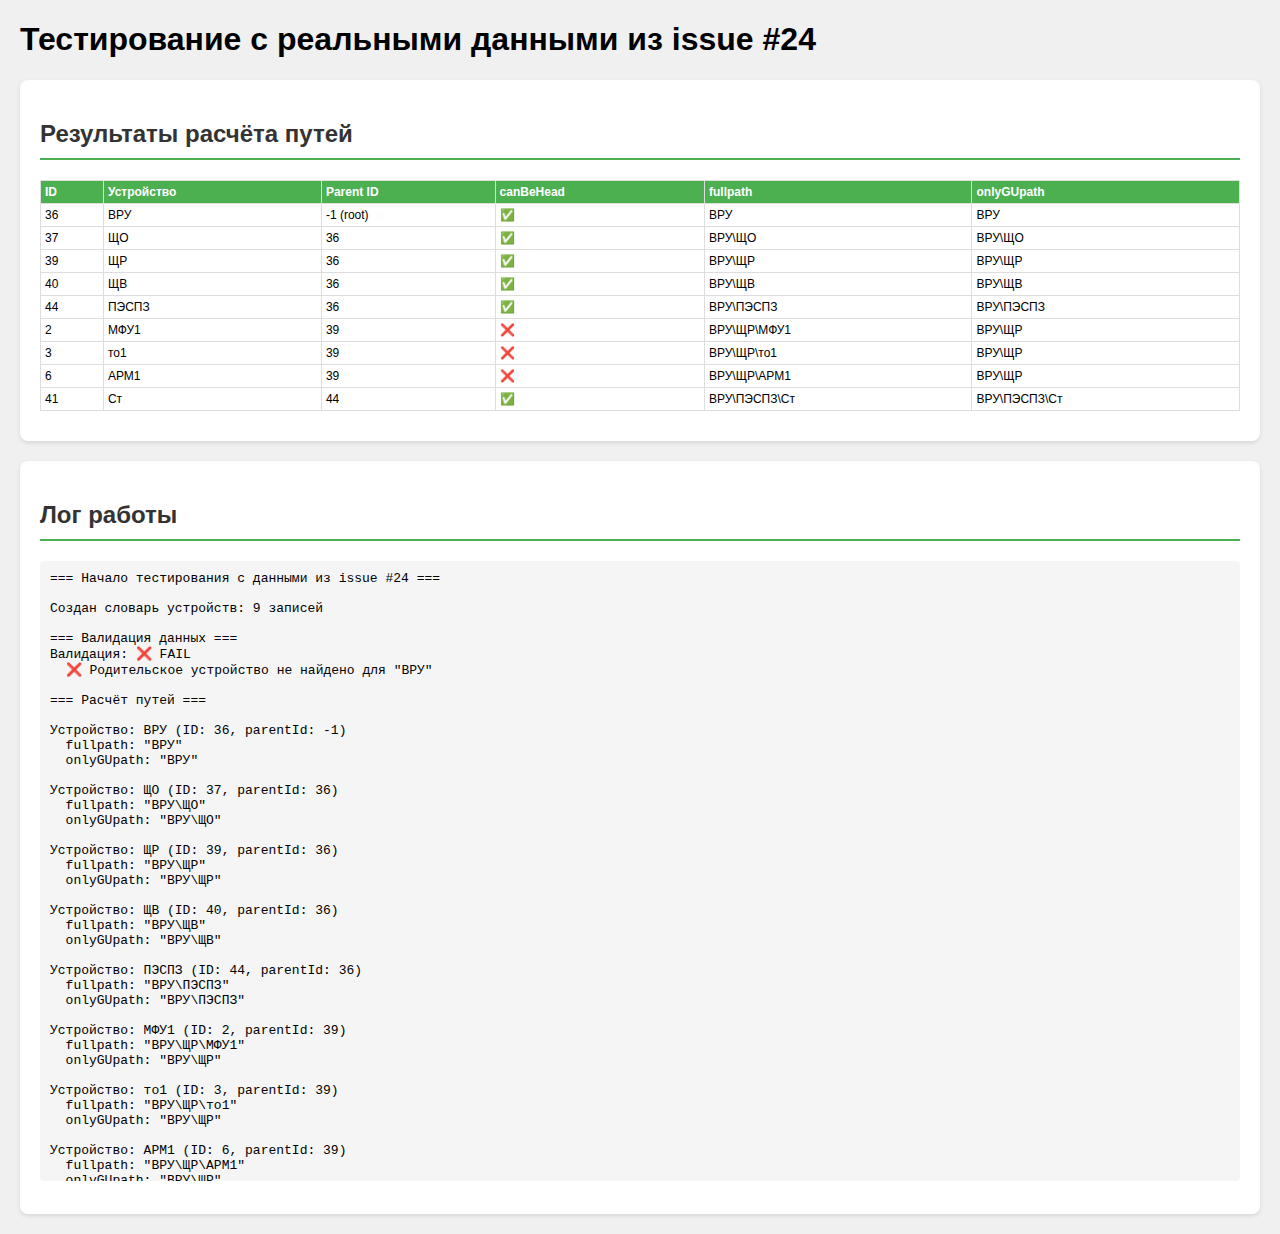
<file: experiments/test-issue24-data.html>
<!DOCTYPE html>
<html lang="ru">
<head>
  <meta charset="UTF-8">
  <meta name="viewport" content="width=device-width, initial-scale=1.0">
  <title>Тест с данными из issue #24</title>
  <style>
    body {
      font-family: Arial, sans-serif;
      margin: 20px;
      background-color: #f0f0f0;
    }

    .test-section {
      background: white;
      padding: 20px;
      margin-bottom: 20px;
      border-radius: 8px;
      box-shadow: 0 2px 4px rgba(0,0,0,0.1);
    }

    h2 {
      color: #333;
      border-bottom: 2px solid #4CAF50;
      padding-bottom: 10px;
    }

    pre {
      background-color: #f5f5f5;
      padding: 10px;
      border-radius: 4px;
      overflow-x: auto;
      max-height: 600px;
    }

    table {
      width: 100%;
      border-collapse: collapse;
      margin: 10px 0;
      font-size: 12px;
    }

    th, td {
      border: 1px solid #ddd;
      padding: 4px;
      text-align: left;
    }

    th {
      background-color: #4CAF50;
      color: white;
      position: sticky;
      top: 0;
    }

    .error {
      color: #f44336;
      font-weight: bold;
    }

    .success {
      color: #4CAF50;
      font-weight: bold;
    }
  </style>
</head>
<body>
  <h1>Тестирование с реальными данными из issue #24</h1>

  <div class="test-section">
    <h2>Результаты расчёта путей</h2>
    <table id="results-table">
      <thead>
        <tr>
          <th>ID</th>
          <th>Устройство</th>
          <th>Parent ID</th>
          <th>canBeHead</th>
          <th>fullpath</th>
          <th>onlyGUpath</th>
        </tr>
      </thead>
      <tbody id="results-body"></tbody>
    </table>
  </div>

  <div class="test-section">
    <h2>Лог работы</h2>
    <pre id="test-log"></pre>
  </div>

  <!-- Подключаем модули виджета -->
  <script src="../widget/managerCalc/js/config.js"></script>
  <script>
    // Создаём упрощённую версию DataModule для тестов
    const DataModule = {
      createDeviceMap(devices) {
        const deviceMap = new Map();
        devices.forEach(device => {
          deviceMap.set(device.rowId, device);
        });
        return deviceMap;
      }
    };
  </script>
  <script src="../widget/managerCalc/js/pathCalculator.js"></script>

  <script>
    // Реальные данные из issue #24 (упрощённая версия для ключевых устройств)
    const testDevices = [
      // Корневое устройство (ГПУ с parentId = -1, но в таблице нет такой записи)
      // Вместо этого ВРУ имеет parentId = -1
      {
        rowId: 36,
        deviceName: 'ВРУ',
        parentId: -1,
        canBeHead: true,
        headDeviceName: 'ГПУ',
        onlyGUpath: '',
        fullpath: ''
      },
      // Устройства с parentId = 36 (ВРУ)
      {
        rowId: 37,
        deviceName: 'ЩО',
        parentId: 36,
        canBeHead: true,
        headDeviceName: 'ВРУ',
        onlyGUpath: '',
        fullpath: ''
      },
      {
        rowId: 39,
        deviceName: 'ЩР',
        parentId: 36,
        canBeHead: true,
        headDeviceName: 'ВРУ',
        onlyGUpath: '',
        fullpath: ''
      },
      {
        rowId: 40,
        deviceName: 'ЩВ',
        parentId: 36,
        canBeHead: true,
        headDeviceName: 'ВРУ',
        onlyGUpath: '',
        fullpath: ''
      },
      {
        rowId: 44,
        deviceName: 'ПЭСПЗ',
        parentId: 36,
        canBeHead: true,
        headDeviceName: 'ВРУ',
        onlyGUpath: '',
        fullpath: ''
      },
      // Устройства с parentId = 39 (ЩР)
      {
        rowId: 2,
        deviceName: 'МФУ1',
        parentId: 39,
        canBeHead: false,
        headDeviceName: 'ЩР',
        onlyGUpath: '',
        fullpath: ''
      },
      {
        rowId: 3,
        deviceName: 'то1',
        parentId: 39,
        canBeHead: false,
        headDeviceName: 'ЩР',
        onlyGUpath: '',
        fullpath: ''
      },
      {
        rowId: 6,
        deviceName: 'АРМ1',
        parentId: 39,
        canBeHead: false,
        headDeviceName: 'ЩР',
        onlyGUpath: '',
        fullpath: ''
      },
      // Добавим ещё одно устройство с вложенностью для проверки
      {
        rowId: 41,
        deviceName: 'Ст',
        parentId: 44,
        canBeHead: true,
        headDeviceName: 'ПЭСПЗ',
        onlyGUpath: '',
        fullpath: ''
      }
    ];

    let log = '';

    function addLog(message) {
      log += message + '\n';
      document.getElementById('test-log').textContent = log;
    }

    function runTests() {
      addLog('=== Начало тестирования с данными из issue #24 ===\n');

      // Создаём словарь устройств
      const deviceMap = DataModule.createDeviceMap(testDevices);
      addLog(`Создан словарь устройств: ${deviceMap.size} записей\n`);

      // Валидация данных
      addLog('=== Валидация данных ===');
      const validation = PathCalculator.validateData(testDevices);
      addLog(`Валидация: ${validation.isValid ? '✅ OK' : '❌ FAIL'}`);
      if (!validation.isValid) {
        validation.errors.forEach(error => addLog(`  ❌ ${error}`));
      }
      addLog('');

      // Рассчитываем пути для каждого устройства
      addLog('=== Расчёт путей ===');
      const resultsBody = document.getElementById('results-body');

      testDevices.forEach(device => {
        addLog(`\nУстройство: ${device.deviceName} (ID: ${device.rowId}, parentId: ${device.parentId})`);

        // Рассчитываем пути
        const fullpath = PathCalculator.buildFullPath(device.rowId, deviceMap);
        const onlyGUpath = PathCalculator.buildOnlyGUPath(device.rowId, deviceMap);

        addLog(`  fullpath: "${fullpath}"`);
        addLog(`  onlyGUpath: "${onlyGUpath}"`);

        // Добавляем результат в таблицу
        const row = resultsBody.insertRow();
        row.insertCell(0).textContent = device.rowId;
        row.insertCell(1).textContent = device.deviceName;
        row.insertCell(2).textContent = device.parentId === -1 ? '-1 (root)' : device.parentId;
        row.insertCell(3).textContent = device.canBeHead ? '✅' : '❌';
        row.insertCell(4).textContent = fullpath;
        row.insertCell(5).textContent = onlyGUpath;
      });

      // Проверяем ожидаемые результаты
      addLog('\n=== Проверка ожидаемых результатов ===');

      // ВРУ (корень)
      const vruFull = PathCalculator.buildFullPath(36, deviceMap);
      const vruGU = PathCalculator.buildOnlyGUPath(36, deviceMap);
      addLog(`ВРУ: fullpath="${vruFull}", onlyGUpath="${vruGU}"`);
      addLog(`  Ожидается: fullpath="ВРУ", onlyGUpath="ВРУ"`);
      addLog(`  Результат: ${vruFull === 'ВРУ' && vruGU === 'ВРУ' ? '✅ OK' : '❌ FAIL'}`);

      // ЩР (потомок ВРУ)
      const schrFull = PathCalculator.buildFullPath(39, deviceMap);
      const schrGU = PathCalculator.buildOnlyGUPath(39, deviceMap);
      addLog(`\nЩР: fullpath="${schrFull}", onlyGUpath="${schrGU}"`);
      addLog(`  Ожидается: fullpath="ВРУ\\ЩР", onlyGUpath="ВРУ\\ЩР"`);
      addLog(`  Результат: ${schrFull === 'ВРУ\\ЩР' && schrGU === 'ВРУ\\ЩР' ? '✅ OK' : '❌ FAIL'}`);

      // АРМ1 (потомок ЩР, не может быть головным)
      const arm1Full = PathCalculator.buildFullPath(6, deviceMap);
      const arm1GU = PathCalculator.buildOnlyGUPath(6, deviceMap);
      addLog(`\nАРМ1: fullpath="${arm1Full}", onlyGUpath="${arm1GU}"`);
      addLog(`  Ожидается: fullpath="ВРУ\\ЩР\\АРМ1", onlyGUpath="ВРУ\\ЩР"`);
      addLog(`  Результат: ${arm1Full === 'ВРУ\\ЩР\\АРМ1' && arm1GU === 'ВРУ\\ЩР' ? '✅ OK' : '❌ FAIL'}`);

      // Ст (потомок ПЭСПЗ, который потомок ВРУ)
      const stFull = PathCalculator.buildFullPath(41, deviceMap);
      const stGU = PathCalculator.buildOnlyGUPath(41, deviceMap);
      addLog(`\nСт: fullpath="${stFull}", onlyGUpath="${stGU}"`);
      addLog(`  Ожидается: fullpath="ВРУ\\ПЭСПЗ\\Ст", onlyGUpath="ВРУ\\ПЭСПЗ\\Ст"`);
      addLog(`  Результат: ${stFull === 'ВРУ\\ПЭСПЗ\\Ст' && stGU === 'ВРУ\\ПЭСПЗ\\Ст' ? '✅ OK' : '❌ FAIL'}`);

      addLog('\n=== Тестирование завершено ===');
    }

    // Запускаем тесты при загрузке страницы
    window.addEventListener('load', () => {
      runTests();
    });
  </script>
</body>
</html>
</file>
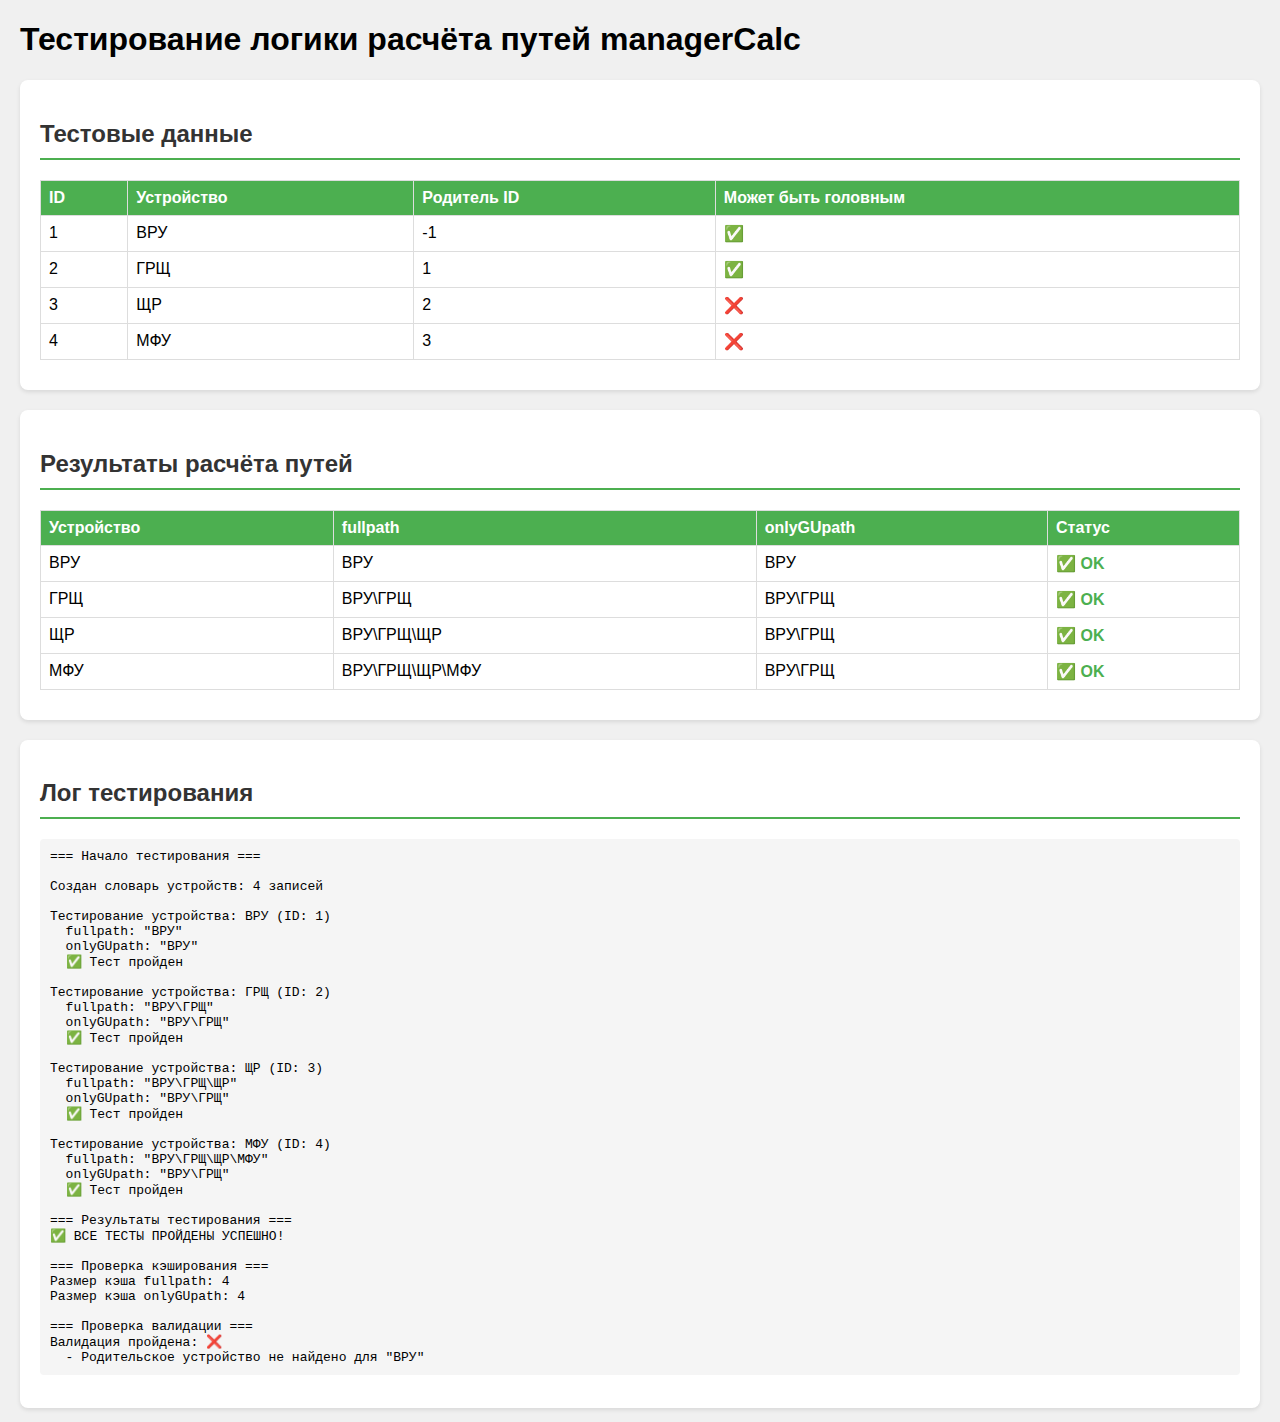
<file: experiments/test-managerCalc-logic.html>
<!DOCTYPE html>
<html lang="ru">
<head>
  <meta charset="UTF-8">
  <meta name="viewport" content="width=device-width, initial-scale=1.0">
  <title>Тест логики managerCalc</title>
  <style>
    body {
      font-family: Arial, sans-serif;
      margin: 20px;
      background-color: #f0f0f0;
    }

    .test-section {
      background: white;
      padding: 20px;
      margin-bottom: 20px;
      border-radius: 8px;
      box-shadow: 0 2px 4px rgba(0,0,0,0.1);
    }

    h2 {
      color: #333;
      border-bottom: 2px solid #4CAF50;
      padding-bottom: 10px;
    }

    .test-case {
      margin: 10px 0;
      padding: 10px;
      background-color: #f9f9f9;
      border-left: 4px solid #2196F3;
    }

    .success {
      color: #4CAF50;
      font-weight: bold;
    }

    .error {
      color: #f44336;
      font-weight: bold;
    }

    pre {
      background-color: #f5f5f5;
      padding: 10px;
      border-radius: 4px;
      overflow-x: auto;
    }

    table {
      width: 100%;
      border-collapse: collapse;
      margin: 10px 0;
    }

    th, td {
      border: 1px solid #ddd;
      padding: 8px;
      text-align: left;
    }

    th {
      background-color: #4CAF50;
      color: white;
    }
  </style>
</head>
<body>
  <h1>Тестирование логики расчёта путей managerCalc</h1>

  <div class="test-section">
    <h2>Тестовые данные</h2>
    <table id="test-data-table">
      <thead>
        <tr>
          <th>ID</th>
          <th>Устройство</th>
          <th>Родитель ID</th>
          <th>Может быть головным</th>
        </tr>
      </thead>
      <tbody id="test-data-body"></tbody>
    </table>
  </div>

  <div class="test-section">
    <h2>Результаты расчёта путей</h2>
    <table id="results-table">
      <thead>
        <tr>
          <th>Устройство</th>
          <th>fullpath</th>
          <th>onlyGUpath</th>
          <th>Статус</th>
        </tr>
      </thead>
      <tbody id="results-body"></tbody>
    </table>
  </div>

  <div class="test-section">
    <h2>Лог тестирования</h2>
    <pre id="test-log"></pre>
  </div>

  <!-- Подключаем модули виджета -->
  <script src="../widget/managerCalc/js/config.js"></script>
  <script>
    // Создаём упрощённую версию DataModule для тестов
    const DataModule = {
      createDeviceMap(devices) {
        const deviceMap = new Map();
        devices.forEach(device => {
          deviceMap.set(device.rowId, device);
        });
        return deviceMap;
      }
    };
  </script>
  <script src="../widget/managerCalc/js/pathCalculator.js"></script>

  <script>
    // Тестовые данные согласно примеру из задания
    const testDevices = [
      {
        rowId: 1,
        deviceName: 'ВРУ',
        parentId: -1,
        canBeHead: true,
        onlyGUpath: '',
        fullpath: ''
      },
      {
        rowId: 2,
        deviceName: 'ГРЩ',
        parentId: 1,
        canBeHead: true,
        onlyGUpath: '',
        fullpath: ''
      },
      {
        rowId: 3,
        deviceName: 'ЩР',
        parentId: 2,
        canBeHead: false,
        onlyGUpath: '',
        fullpath: ''
      },
      {
        rowId: 4,
        deviceName: 'МФУ',
        parentId: 3,
        canBeHead: false,
        onlyGUpath: '',
        fullpath: ''
      }
    ];

    // Ожидаемые результаты
    const expectedResults = {
      1: { fullpath: 'ВРУ', onlyGUpath: 'ВРУ' },
      2: { fullpath: 'ВРУ\\ГРЩ', onlyGUpath: 'ВРУ\\ГРЩ' },
      3: { fullpath: 'ВРУ\\ГРЩ\\ЩР', onlyGUpath: 'ВРУ\\ГРЩ' },
      4: { fullpath: 'ВРУ\\ГРЩ\\ЩР\\МФУ', onlyGUpath: 'ВРУ\\ГРЩ' }
    };

    let log = '';

    function addLog(message) {
      log += message + '\n';
      document.getElementById('test-log').textContent = log;
    }

    function displayTestData() {
      const tbody = document.getElementById('test-data-body');
      testDevices.forEach(device => {
        const row = tbody.insertRow();
        row.insertCell(0).textContent = device.rowId;
        row.insertCell(1).textContent = device.deviceName;
        row.insertCell(2).textContent = device.parentId || '-';
        row.insertCell(3).textContent = device.canBeHead ? '✅' : '❌';
      });
    }

    function runTests() {
      addLog('=== Начало тестирования ===\n');

      // Создаём словарь устройств
      const deviceMap = DataModule.createDeviceMap(testDevices);
      addLog(`Создан словарь устройств: ${deviceMap.size} записей`);

      // Тестируем расчёт путей для каждого устройства
      const resultsBody = document.getElementById('results-body');
      let allTestsPassed = true;

      testDevices.forEach(device => {
        addLog(`\nТестирование устройства: ${device.deviceName} (ID: ${device.rowId})`);

        // Рассчитываем пути
        const fullpath = PathCalculator.buildFullPath(device.rowId, deviceMap);
        const onlyGUpath = PathCalculator.buildOnlyGUPath(device.rowId, deviceMap);

        addLog(`  fullpath: "${fullpath}"`);
        addLog(`  onlyGUpath: "${onlyGUpath}"`);

        // Проверяем результаты
        const expected = expectedResults[device.rowId];
        const fullpathMatch = fullpath === expected.fullpath;
        const onlyGUpathMatch = onlyGUpath === expected.onlyGUpath;
        const testPassed = fullpathMatch && onlyGUpathMatch;

        if (!testPassed) {
          allTestsPassed = false;
          addLog(`  ❌ ОШИБКА:`);
          if (!fullpathMatch) {
            addLog(`     fullpath: ожидалось "${expected.fullpath}", получено "${fullpath}"`);
          }
          if (!onlyGUpathMatch) {
            addLog(`     onlyGUpath: ожидалось "${expected.onlyGUpath}", получено "${onlyGUpath}"`);
          }
        } else {
          addLog(`  ✅ Тест пройден`);
        }

        // Добавляем результат в таблицу
        const row = resultsBody.insertRow();
        row.insertCell(0).textContent = device.deviceName;
        row.insertCell(1).textContent = fullpath;
        row.insertCell(2).textContent = onlyGUpath;

        const statusCell = row.insertCell(3);
        statusCell.textContent = testPassed ? '✅ OK' : '❌ FAIL';
        statusCell.className = testPassed ? 'success' : 'error';
      });

      // Итоговый результат
      addLog('\n=== Результаты тестирования ===');
      if (allTestsPassed) {
        addLog('✅ ВСЕ ТЕСТЫ ПРОЙДЕНЫ УСПЕШНО!');
      } else {
        addLog('❌ НЕКОТОРЫЕ ТЕСТЫ НЕ ПРОШЛИ!');
      }

      // Тестируем кэширование
      addLog('\n=== Проверка кэширования ===');
      addLog(`Размер кэша fullpath: ${PathCalculator.cache.fullpath.size}`);
      addLog(`Размер кэша onlyGUpath: ${PathCalculator.cache.onlyGUpath.size}`);

      // Тестируем валидацию
      addLog('\n=== Проверка валидации ===');
      const validation = PathCalculator.validateData(testDevices);
      addLog(`Валидация пройдена: ${validation.isValid ? '✅' : '❌'}`);
      if (!validation.isValid) {
        validation.errors.forEach(error => addLog(`  - ${error}`));
      }
    }

    // Запускаем тесты при загрузке страницы
    window.addEventListener('load', () => {
      displayTestData();
      runTests();
    });
  </script>
</body>
</html>
</file>
